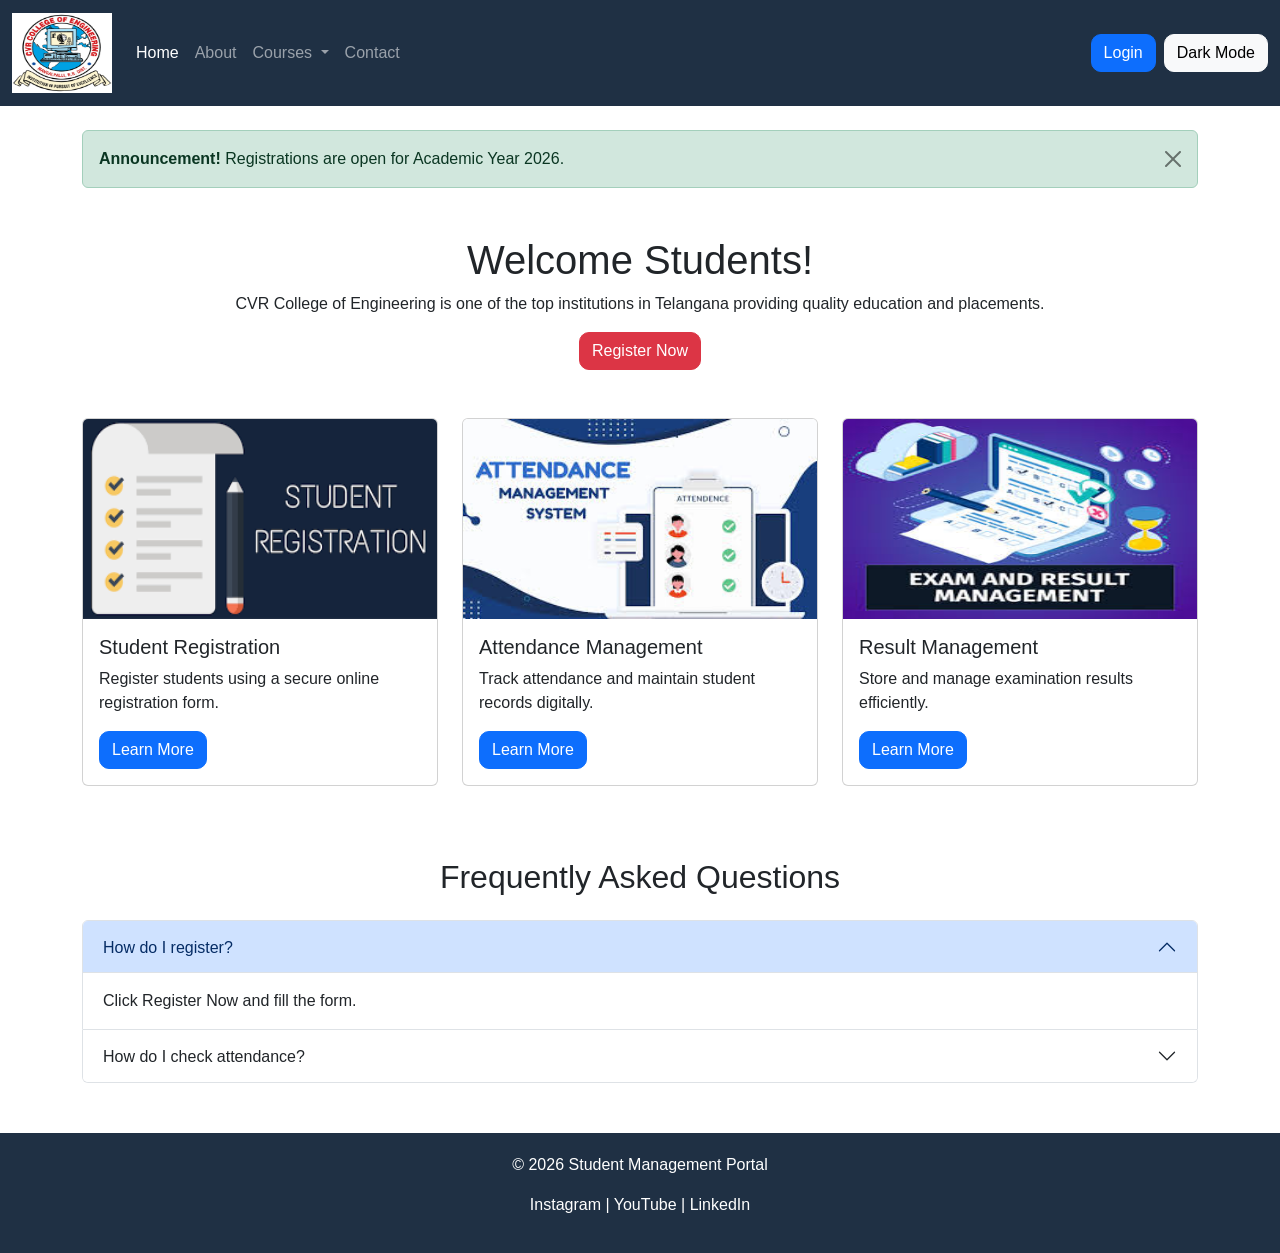
<file: index.html>
<!DOCTYPE html>
<html lang="en">
<head>
    <meta charset="UTF-8">
    <meta name="viewport" content="width=device-width, initial-scale=1.0">
    <title>Student Management Portal</title>

    <link href="https://cdn.jsdelivr.net/npm/bootstrap@5.3.8/dist/css/bootstrap.min.css" rel="stylesheet">
    <link rel="stylesheet" href="styles.css">
</head>

<body id="indexbody">
<nav class="navbar navbar-expand-lg navbar-dark" id="navbar-s">
    <div class="container-fluid">
        <a class="navbar-brand" href="#">
            <img src="img1.webp" width="100" height="80">
        </a>
        <button class="navbar-toggler"
            type="button"
            data-bs-toggle="collapse"
            data-bs-target="#navbarNav">
            <span class="navbar-toggler-icon"></span>
        </button>
        <div class="collapse navbar-collapse" id="navbarNav">
            <ul class="navbar-nav me-auto">
                <li class="nav-item">
                    <a class="nav-link active">Home</a>
                </li>
                <li class="nav-item">
                    <a class="nav-link">About</a>
                </li>
                <li class="nav-item dropdown">
                    <a class="nav-link dropdown-toggle"
                        role="button"
                        data-bs-toggle="dropdown">
                        Courses
                    </a>
                    <ul class="dropdown-menu">
                        <li><a class="dropdown-item">CSE</a></li>
                        <li><a class="dropdown-item">AIML</a></li>
                        <li><a class="dropdown-item">ECE</a></li>
                        <li><a class="dropdown-item">IT</a></li>
                        <li><a class="dropdown-item">EEE</a></li>
                    </ul>
                </li>
                <li class="nav-item">
                    <a class="nav-link" href="contactUs.html">Contact</a>
                </li>
            </ul>
            <button class="btn btn-primary me-2">
                Login
            </button>
            <button class="btn btn-light"
                onclick="toggleDarkMode()">
                Dark Mode
            </button>
        </div>
    </div>
</nav>

<div class="container mt-4">

    <div class="alert alert-success alert-dismissible fade show">

        <strong>Announcement!</strong>
        Registrations are open for Academic Year 2026.

        <button class="btn-close"
            data-bs-dismiss="alert">
        </button>

    </div>

</div>
<div class="container text-center mt-5">
    <h1>Welcome Students!</h1>
    <p>
        CVR College of Engineering is one of the top institutions
        in Telangana providing quality education and placements.
    </p>
    <a href="RegForm.html">
        <button class="btn btn-danger">
            Register Now
        </button>
    </a>
</div>
<div class="container mt-5">

    <div class="row">

        <div class="col-lg-4 col-md-6 col-sm-12 mb-4">

            <div class="card h-100">

                <img src="stuReg.img"
                    class="card-img-top"
                    height="200">

                <div class="card-body">

                    <h5 class="card-title">
                        Student Registration
                    </h5>

                    <p>
                        Register students using a secure
                        online registration form.
                    </p>

                    <button class="btn btn-primary">
                        Learn More
                    </button>
                </div>
            </div>
        </div>
        <div class="col-lg-4 col-md-6 col-sm-12 mb-4">
            <div class="card h-100">
                <img src="attMng.jpg"
                    class="card-img-top"
                    height="200">
                <div class="card-body">
                    <h5 class="card-title">
                        Attendance Management
                    </h5>

                    <p>
                        Track attendance and maintain
                        student records digitally.
                    </p>

                    <button class="btn btn-primary"
                        data-bs-toggle="modal"
                        data-bs-target="#attendanceModal">

                        Learn More

                    </button>

                </div>

            </div>

        </div>

        <div class="col-lg-4 col-md-6 col-sm-12 mb-4">

            <div class="card h-100">

                <img src="ResMng.jpg"
                    class="card-img-top"
                    height="200">

                <div class="card-body">

                    <h5 class="card-title">
                        Result Management
                    </h5>

                    <p>
                        Store and manage examination
                        results efficiently.
                    </p>

                    <button class="btn btn-primary">
                        Learn More
                    </button>

                </div>

            </div>

        </div>

    </div>

</div>

<!-- Modal -->

<div class="modal fade"
    id="attendanceModal">

    <div class="modal-dialog">

        <div class="modal-content">

            <div class="modal-header">

                <h5 class="modal-title">
                    Attendance Management
                </h5>

                <button class="btn-close"
                    data-bs-dismiss="modal">
                </button>

            </div>

            <div class="modal-body">

                Monitor student attendance,
                generate reports and improve
                accuracy.

            </div>

            <div class="modal-footer">

                <button class="btn btn-secondary"
                    data-bs-dismiss="modal">
                    Close
                </button>

            </div>

        </div>

    </div>

</div>

<!-- FAQ -->

<div class="container mt-5">

    <h2 class="text-center mb-4">
        Frequently Asked Questions
    </h2>

    <div class="accordion" id="faqAccordion">

        <div class="accordion-item">

            <h2 class="accordion-header">

                <button class="accordion-button"
                    data-bs-toggle="collapse"
                    data-bs-target="#faq1">

                    How do I register?

                </button>

            </h2>

            <div id="faq1"
                class="accordion-collapse collapse show">

                <div class="accordion-body">
                    Click Register Now and fill the form.
                </div>

            </div>

        </div>

        <div class="accordion-item">

            <h2 class="accordion-header">

                <button class="accordion-button collapsed"
                    data-bs-toggle="collapse"
                    data-bs-target="#faq2">

                    How do I check attendance?

                </button>

            </h2>

            <div id="faq2"
                class="accordion-collapse collapse">

                <div class="accordion-body">
                    Attendance is available in Dashboard.
                </div>

            </div>

        </div>

    </div>

</div>

<!-- Footer -->

<footer id="footer-s">

    <p>© 2026 Student Management Portal</p>

    <p>
        Instagram | YouTube | LinkedIn
    </p>

</footer>

<script>
function toggleDarkMode() {

    document.body.classList.toggle("bg-dark");
    document.body.classList.toggle("text-light");

}
</script>

<script src="https://cdn.jsdelivr.net/npm/bootstrap@5.3.8/dist/js/bootstrap.bundle.min.js"></script>

</body>
</html>
</file>
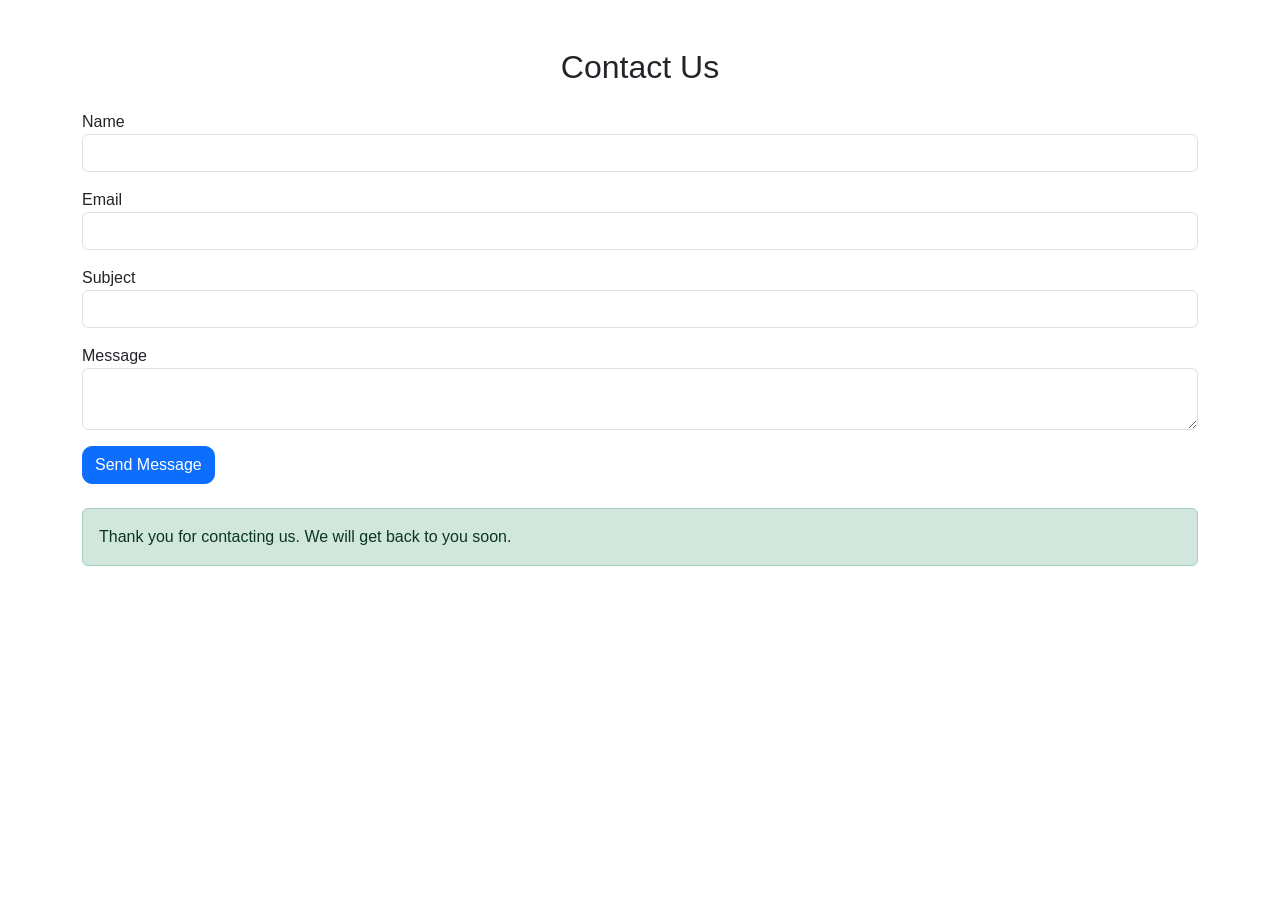
<file: contactUs.html>
<!DOCTYPE html>
<html lang="en">

<head>
    <meta charset="UTF-8">
    <meta name="viewport" content="width=device-width, initial-scale=1.0">

    <title>Contact Us</title>

    <link href="https://cdn.jsdelivr.net/npm/bootstrap@5.3.8/dist/css/bootstrap.min.css" rel="stylesheet">
    <link rel="stylesheet" href="styles.css">

</head>

<body>

    <div class="container mt-5">

        <h2 class="text-center mb-4">
            Contact Us
        </h2>

        <form>

            <div class="mb-3">
                <label>Name</label>
                <input type="text" class="form-control">
            </div>

            <div class="mb-3">
                <label>Email</label>
                <input type="email" class="form-control">
            </div>

            <div class="mb-3">
                <label>Subject</label>
                <input type="text" class="form-control">
            </div>

            <div class="mb-3">
                <label>Message</label>
                <textarea class="form-control"></textarea>
            </div>

            <button class="btn btn-primary">
                Send Message
            </button>

        </form>

        <div class="alert alert-success mt-4">

            Thank you for contacting us.
            We will get back to you soon.

        </div>

    </div>

    <script src="https://cdn.jsdelivr.net/npm/bootstrap@5.3.8/dist/js/bootstrap.bundle.min.js"></script>

</body>

</html>
</file>
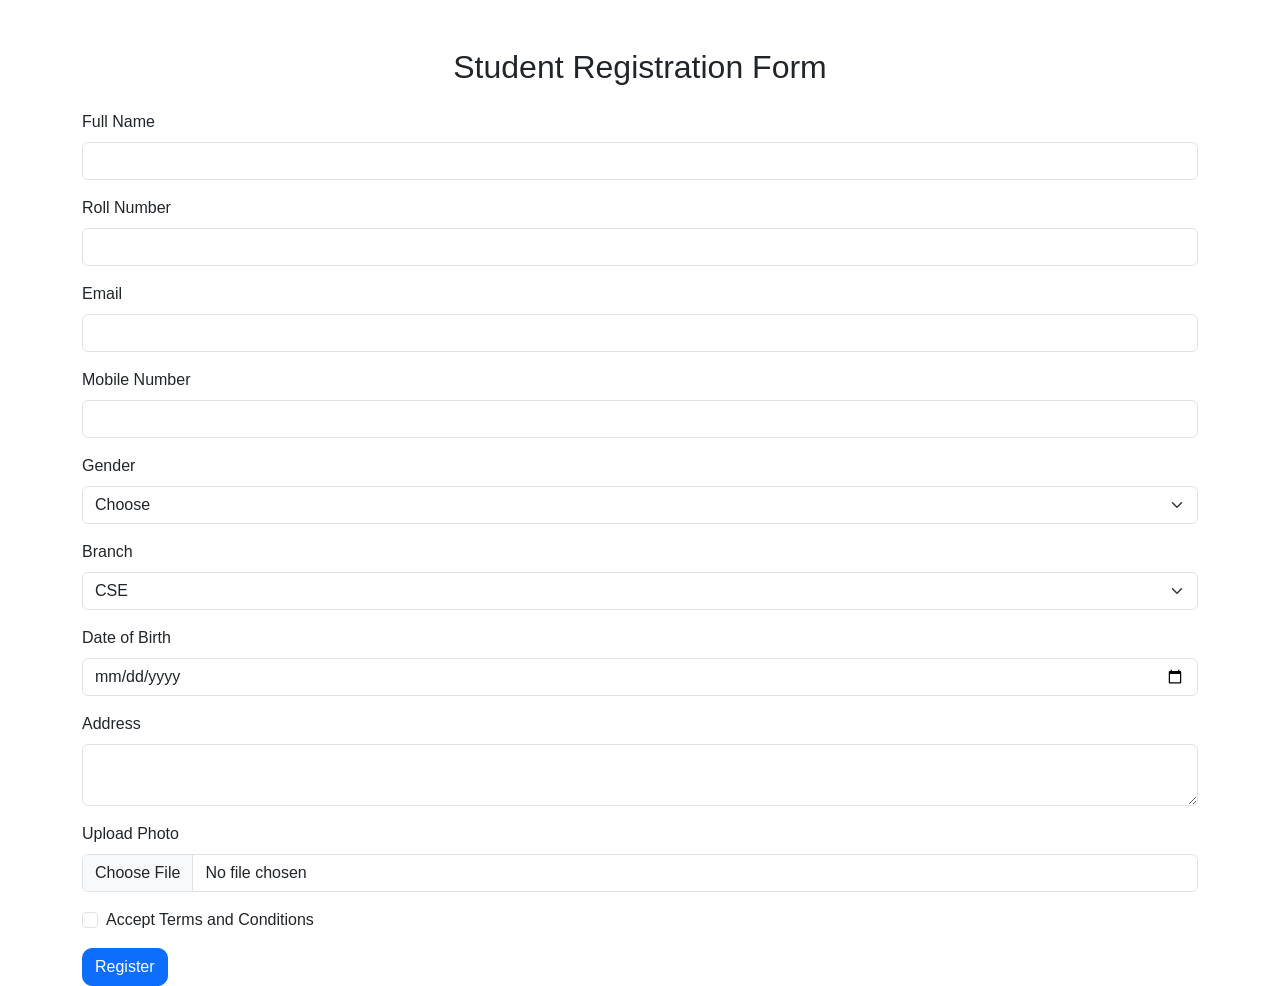
<file: RegForm.html>
<!DOCTYPE html>
<html lang="en">

<head>
    <meta charset="UTF-8">
    <meta name="viewport" content="width=device-width, initial-scale=1.0">
    <title>Student Registration</title>

    <link href="https://cdn.jsdelivr.net/npm/bootstrap@5.3.8/dist/css/bootstrap.min.css" rel="stylesheet">
    <link rel="stylesheet" href="styles.css">
</head>

<body>

    <div class="container mt-5">

        <h2 class="text-center mb-4">Student Registration Form</h2>

        <form class="needs-validation" novalidate>

            <div class="mb-3">
                <label class="form-label">Full Name</label>
                <input type="text" class="form-control" required>
            </div>

            <div class="mb-3">
                <label class="form-label">Roll Number</label>
                <input type="text" class="form-control" required>
            </div>

            <div class="mb-3">
                <label class="form-label">Email</label>
                <input type="email" class="form-control" required>
            </div>

            <div class="mb-3">
                <label class="form-label">Mobile Number</label>
                <input type="tel" pattern="[0-9]{10}" class="form-control" required>
            </div>

            <div class="mb-3">
                <label class="form-label">Gender</label>
                <select class="form-select" required>
                    <option value="">Choose</option>
                    <option>Male</option>
                    <option>Female</option>
                    <option>Other</option>
                </select>
            </div>

            <div class="mb-3">
                <label class="form-label">Branch</label>
                <select class="form-select">
                    <option>CSE</option>
                    <option>AIML</option>
                    <option>ECE</option>
                    <option>IT</option>
                    <option>EEE</option>
                </select>
            </div>

            <div class="mb-3">
                <label class="form-label">Date of Birth</label>
                <input type="date" class="form-control">
            </div>

            <div class="mb-3">
                <label class="form-label">Address</label>
                <textarea class="form-control"></textarea>
            </div>

            <div class="mb-3">
                <label class="form-label">Upload Photo</label>
                <input type="file" class="form-control">
            </div>

            <div class="form-check mb-3">
                <input class="form-check-input" type="checkbox" required>
                <label class="form-check-label">
                    Accept Terms and Conditions
                </label>
            </div>

            <a href="StuDashboard.html">
                <button type="button" class="btn btn-primary">
                    Register
                </button>
            </a>

        </form>

    </div>

    <script src="https://cdn.jsdelivr.net/npm/bootstrap@5.3.8/dist/js/bootstrap.bundle.min.js"></script>

</body>

</html>
</file>
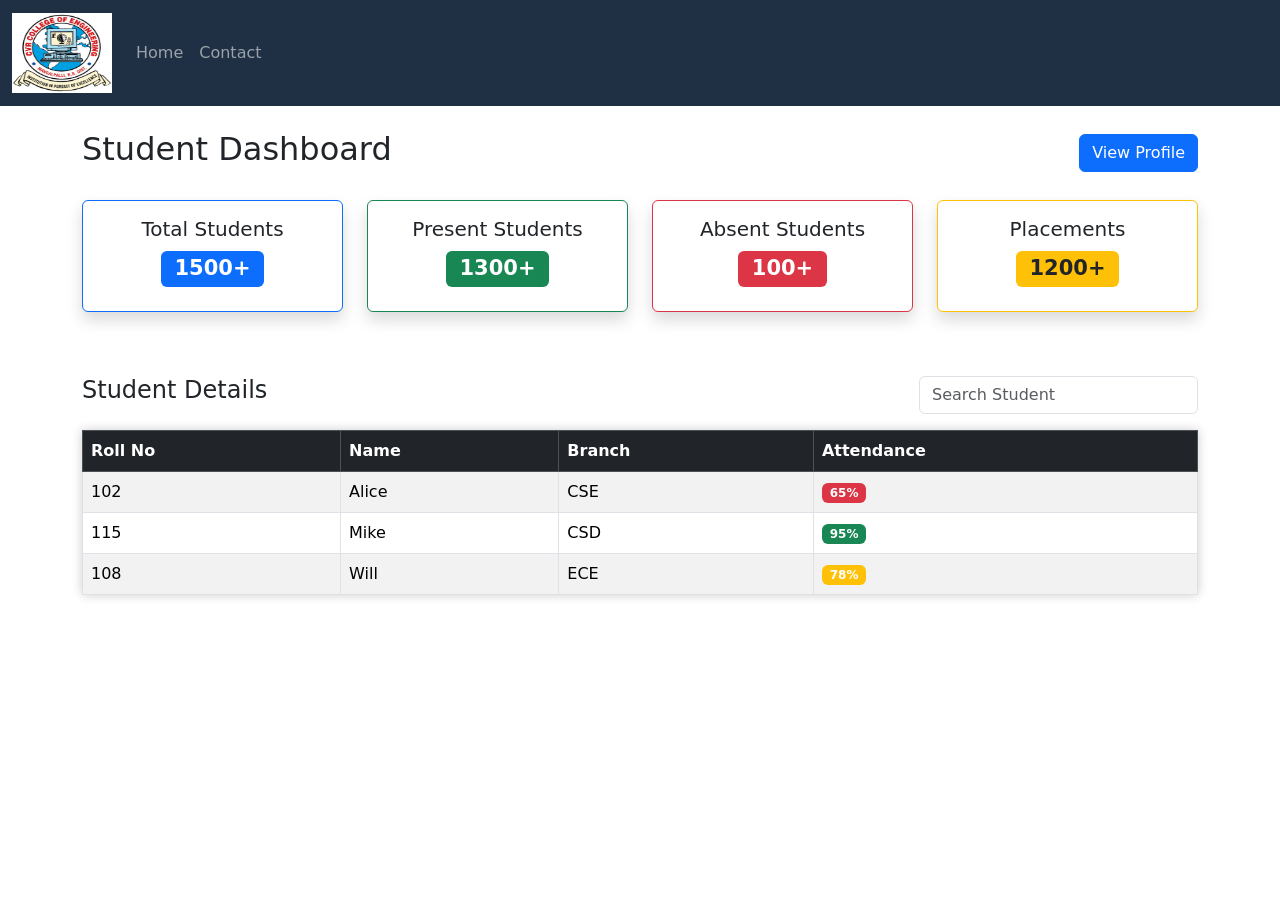
<file: StuDashboard.html>
<!DOCTYPE html>
<html lang="en">

<head>
    <meta charset="UTF-8">
    <meta name="viewport"
        content="width=device-width, initial-scale=1.0">

    <title>Student Dashboard</title>

    <link rel="stylesheet" href="styles.css">

    <link href="https://cdn.jsdelivr.net/npm/bootstrap@5.3.8/dist/css/bootstrap.min.css"
        rel="stylesheet">
</head>

<body>

    <nav class="navbar navbar-expand-lg navbar-dark"
        id="navbar-s">

        <div class="container-fluid">

            <a class="navbar-brand" href="index.html">
                <img src="img1.webp"
                    width="100"
                    height="80">
            </a>

            <button class="navbar-toggler"
                type="button"
                data-bs-toggle="collapse"
                data-bs-target="#navbarNav">

                <span class="navbar-toggler-icon"></span>

            </button>

            <div class="collapse navbar-collapse"
                id="navbarNav">

                <ul class="navbar-nav me-auto">

                    <li class="nav-item">
                        <a class="nav-link"
                            href="index.html">Home</a>
                    </li>

                    <li class="nav-item">
                        <a class="nav-link"
                            href="contactUs.html">Contact</a>
                    </li>

                </ul>

            </div>

        </div>

    </nav>

    <div class="container mt-4">

        <div class="d-flex justify-content-between align-items-center mb-4">

            <h2>Student Dashboard</h2>

            <a href="stuProfile.html">

                <button class="btn btn-primary">
                    View Profile
                </button>

            </a>

        </div>

        <div class="row">

            <div class="col-lg-3 col-md-6 col-sm-12 mb-3">

                <div class="card border-primary shadow">

                    <div class="card-body text-center">

                        <h5>Total Students</h5>

                        <h3>
                            <span class="badge bg-primary">
                                1500+
                            </span>
                        </h3>

                    </div>

                </div>

            </div>

            <div class="col-lg-3 col-md-6 col-sm-12 mb-3">

                <div class="card border-success shadow">

                    <div class="card-body text-center">

                        <h5>Present Students</h5>

                        <h3>
                            <span class="badge bg-success">
                                1300+
                            </span>
                        </h3>

                    </div>

                </div>

            </div>

            <div class="col-lg-3 col-md-6 col-sm-12 mb-3">

                <div class="card border-danger shadow">

                    <div class="card-body text-center">

                        <h5>Absent Students</h5>

                        <h3>
                            <span class="badge bg-danger">
                                100+
                            </span>
                        </h3>

                    </div>

                </div>

            </div>

            <div class="col-lg-3 col-md-6 col-sm-12 mb-3">

                <div class="card border-warning shadow">

                    <div class="card-body text-center">

                        <h5>Placements</h5>

                        <h3>
                            <span class="badge bg-warning text-dark">
                                1200+
                            </span>
                        </h3>

                    </div>

                </div>

            </div>

        </div>

        <div class="mt-5">

            <div class="d-flex justify-content-between align-items-center mb-3">

                <h4>Student Details</h4>

                <input type="search"
                    class="form-control w-25"
                    placeholder="Search Student">

            </div>

            <table class="table table-striped table-hover table-bordered">

                <thead class="table-dark">

                    <tr>

                        <th>Roll No</th>
                        <th>Name</th>
                        <th>Branch</th>
                        <th>Attendance</th>

                    </tr>

                </thead>

                <tbody>

                    <tr>

                        <td>102</td>
                        <td>Alice</td>
                        <td>CSE</td>

                        <td>
                            <span class="badge bg-danger">
                                65%
                            </span>
                        </td>

                    </tr>

                    <tr>

                        <td>115</td>
                        <td>Mike</td>
                        <td>CSD</td>

                        <td>
                            <span class="badge bg-success">
                                95%
                            </span>
                        </td>

                    </tr>

                    <tr>

                        <td>108</td>
                        <td>Will</td>
                        <td>ECE</td>

                        <td>
                            <span class="badge bg-warning">
                                78%
                            </span>
                        </td>

                    </tr>

                </tbody>

            </table>

        </div>

    </div>

    <script src="https://cdn.jsdelivr.net/npm/bootstrap@5.3.8/dist/js/bootstrap.bundle.min.js"></script>

</body>

</html>
</file>
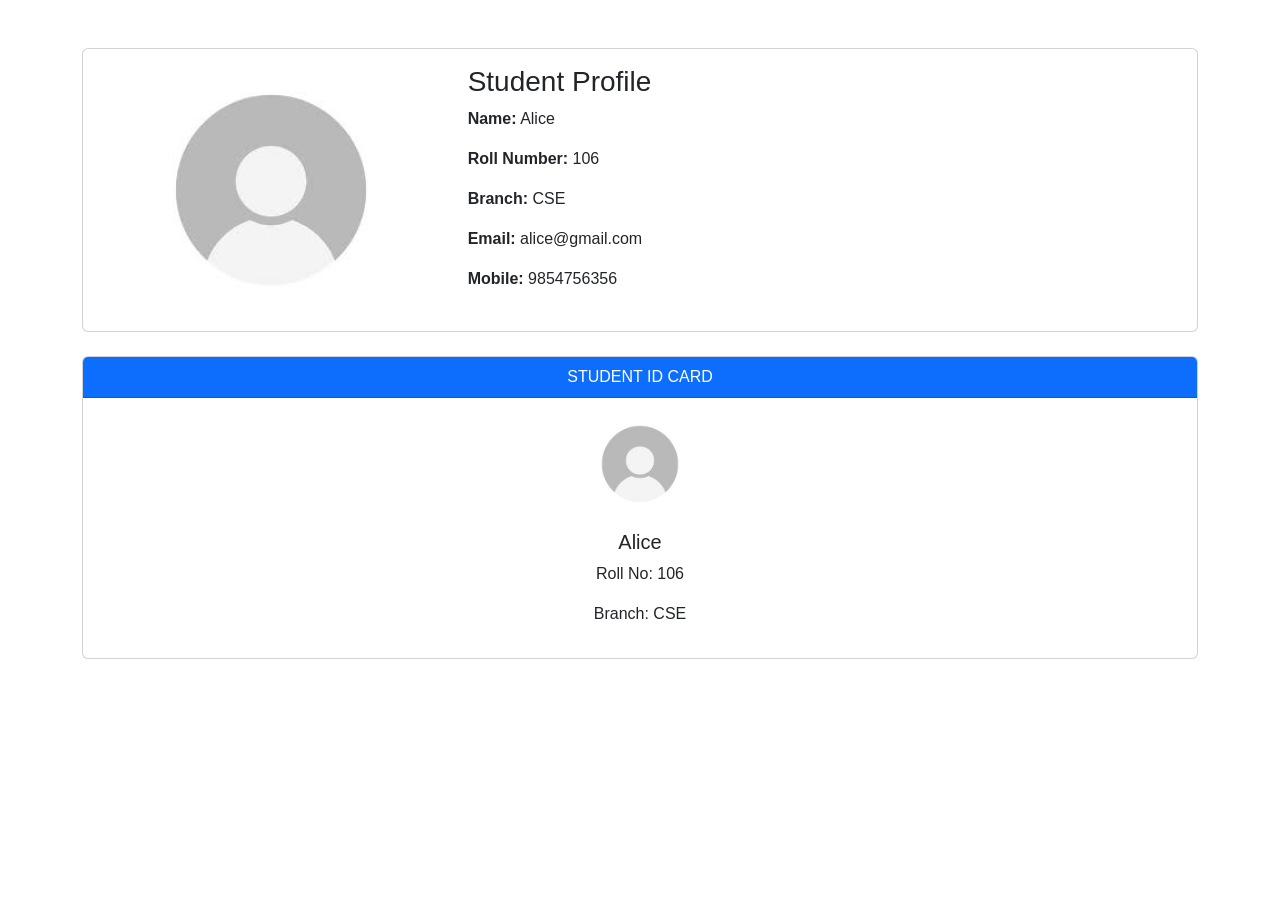
<file: stuProfile.html>
<!DOCTYPE html>
<html lang="en">

<head>
    <meta charset="UTF-8">
    <meta name="viewport" content="width=device-width, initial-scale=1.0">

    <title>Profile</title>

    <link href="https://cdn.jsdelivr.net/npm/bootstrap@5.3.8/dist/css/bootstrap.min.css" rel="stylesheet">
    <link rel="stylesheet" href="styles.css">

</head>

<body>

    <div class="container mt-5">

        <div class="card">

            <div class="card-body">

                <div class="row">

                    <div class="col-md-4 text-center">

                        <img src="profile.jpg" class="rounded-circle img-fluid" width="250">

                    </div>

                    <div class="col-md-8">

                        <h3>Student Profile</h3>

                        <p><strong>Name:</strong> Alice</p>
                        <p><strong>Roll Number:</strong> 106</p>
                        <p><strong>Branch:</strong> CSE</p>
                        <p><strong>Email:</strong> alice@gmail.com</p>
                        <p><strong>Mobile:</strong> 9854756356</p>

                    </div>

                </div>

            </div>

        </div>

        <div class="card mt-4 text-center">

            <div class="card-header bg-primary text-white">
                STUDENT ID CARD
            </div>

            <div class="card-body">

                <img src="profile.jpg" class="rounded-circle" width="100">

                <h5 class="mt-3">Alice</h5>

                <p>Roll No: 106</p>

                <p>Branch: CSE</p>

            </div>

        </div>

    </div>

    <script src="https://cdn.jsdelivr.net/npm/bootstrap@5.3.8/dist/js/bootstrap.bundle.min.js"></script>

</body>

</html>
</file>
<file: styles.css>
#navbar-s{
    background-color:#1f3044;
}

#footer-s{
    background-color:#1f3044;
    color:white;
    text-align:center;
    padding:20px;
    margin-top:50px;
}

.card{
    transition:0.3s;
}

.card:hover{
    transform:scale(1.03);
}

.carousel img{
    object-fit:cover;
}

body{
    font-family:Arial, sans-serif;
}

.btn{
    border-radius:10px;
}

table{
    box-shadow:0px 0px 10px rgba(0,0,0,0.2);
}
.carousel-img{
    height:300px;
    object-fit:cover;
    border-radius:10px;
}

.carousel-caption{
    background:rgba(0,0,0,0.5);
    border-radius:10px;
    padding:10px;
}
</file>
